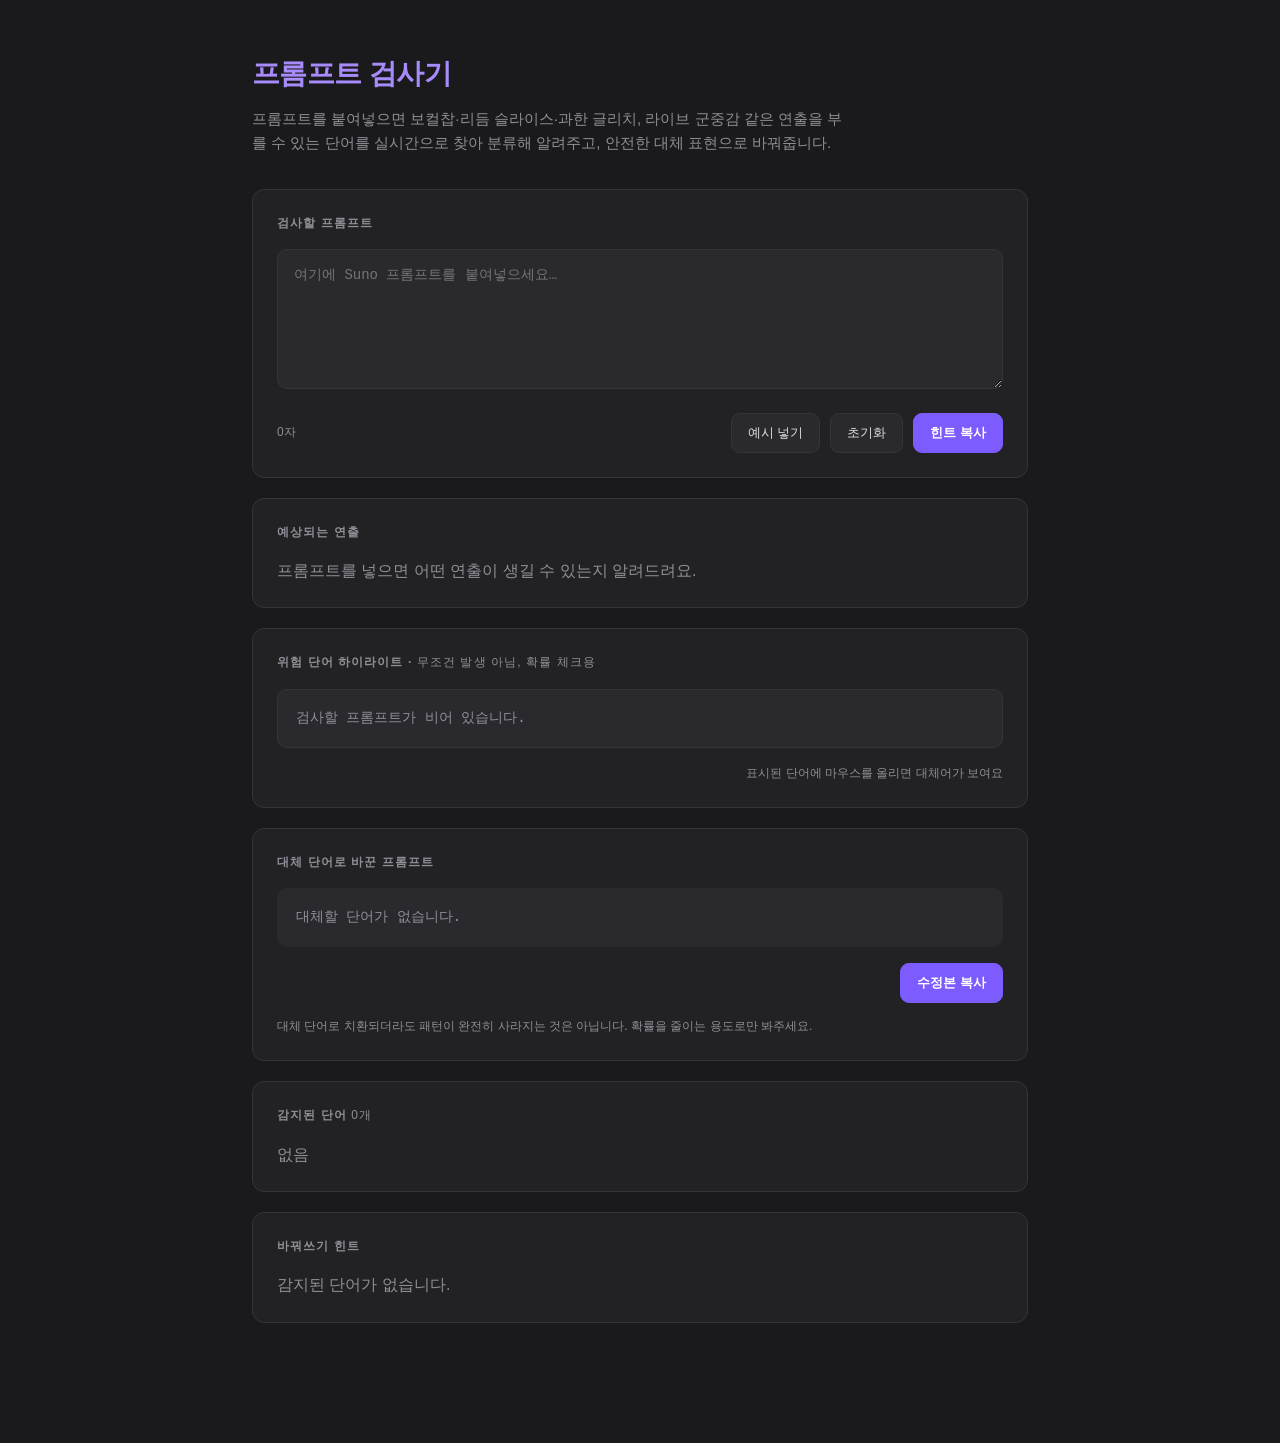
<file: index.html>
<!doctype html>
<html lang="ko">
<head>
<meta charset="utf-8">
<meta name="viewport" content="width=device-width, initial-scale=1">
<title>프롬프트 검사기</title>
<style>
:root{
  --bg:#1a1a1c; --panel:#222225; --panel-2:#2a2a2e; --border:#34343a;
  --text:#dcddde; --muted:#8e8e96; --accent:#7c5cff; --accent-2:#a78bfa;
  --ok:#4ec9a5; --warn:#e2b341; --danger:#e0795a; --crit:#e0566f; --radius:12px;
}
*{box-sizing:border-box}
body{margin:0;color:var(--text);line-height:1.6;
  font-family:Inter,Pretendard,-apple-system,BlinkMacSystemFont,"Segoe UI",sans-serif;
  background:var(--bg);}
.wrap{max-width:820px;margin:0 auto;padding:52px 22px 100px}
header{margin-bottom:34px}
header h1{font-size:28px;margin:0 0 10px;letter-spacing:-.02em}
.accent{color:var(--accent-2)}
header p{color:var(--muted);margin:0;max-width:600px;font-size:15px}
.card{background:var(--panel);border:1px solid var(--border);border-radius:var(--radius);
  padding:24px;margin-bottom:20px}
.card h2{font-size:12px;text-transform:uppercase;letter-spacing:.09em;color:var(--muted);
  margin:0 0 16px;font-weight:600}
textarea{width:100%;min-height:140px;resize:vertical;background:var(--panel-2);
  border:1px solid var(--border);border-radius:10px;color:var(--text);padding:14px 16px;
  font:14px/1.7 "JetBrains Mono",ui-monospace,SFMono-Regular,Menlo,monospace}
textarea:focus{outline:none;border-color:var(--accent);box-shadow:0 0 0 3px rgba(124,92,255,.2)}
.row{display:flex;flex-wrap:wrap;gap:10px;align-items:center;margin-top:16px}
.spacer{flex:1}
.count{color:var(--muted);font-size:12px}
button{font:13px/1 inherit;border-radius:9px;padding:10px 16px;border:1px solid var(--border);
  background:var(--panel-2);color:var(--text);cursor:pointer;transition:.15s}
button:hover{border-color:var(--accent);color:#fff}
button.primary{background:var(--accent);border:1px solid var(--accent);
  color:#fff;font-weight:600}
button.primary:hover{background:var(--accent-2);border-color:var(--accent-2);color:#fff}
.preview{background:var(--panel-2);border:1px solid var(--border);border-radius:10px;padding:16px 18px;
  min-height:56px;white-space:pre-wrap;word-break:break-word;
  font:14px/1.8 "JetBrains Mono",ui-monospace,monospace}
#rewrite{border-color:transparent;transition:border-color .2s,box-shadow .2s}
#rewrite.active{border-color:var(--accent);box-shadow:0 0 0 3px rgba(124,92,255,.18)}
.ph{color:var(--muted)}
.effect{padding:13px 0;border-bottom:1px solid var(--border)}
.effect:first-child{padding-top:0}
.effect:last-child{border:none;padding-bottom:0}
.effect-head{font-size:14px;font-weight:600;display:flex;align-items:center;gap:8px;flex-wrap:wrap}
.effect-head .cnt{color:var(--accent-2);font-weight:700;font-size:13px}
.effect-note{color:var(--muted);font-size:13px;margin-top:6px;padding-left:12px;border-left:2px solid var(--border);line-height:1.6}
mark.hit{border-radius:4px;padding:1px 3px;color:#fff;cursor:help}
mark.high{background:rgba(224,86,111,.32);box-shadow:inset 0 -2px 0 var(--crit)}
mark.med{background:rgba(226,179,65,.26);box-shadow:inset 0 -2px 0 var(--warn)}
.chips{display:flex;flex-wrap:wrap;gap:8px}
.chip{background:var(--panel-2);border:1px solid var(--border);border-radius:99px;padding:5px 12px;font-size:12px}
.hint{display:flex;gap:10px;align-items:center;padding:10px 0;border-bottom:1px solid var(--border);font-size:13px}
.hint:first-child{padding-top:0}
.hint:last-child{border:none;padding-bottom:0}
.hint .from{color:var(--crit)}
.hint .arrow{color:var(--muted)}
.hint .to{color:var(--ok)}
.toast{position:fixed;left:50%;bottom:28px;transform:translateX(-50%) translateY(20px);
  background:var(--accent);color:#fff;padding:10px 18px;border-radius:10px;opacity:0;
  transition:.25s;pointer-events:none;font-size:13px;font-weight:600}
.toast.show{opacity:1;transform:translateX(-50%) translateY(0)}
@media(max-width:560px){.wrap{padding:30px 16px 72px}header{margin-bottom:26px}header h1{font-size:23px}.card{padding:18px}}
</style>
</head>
<body>
<div class="wrap">
  <header>
    <h1><span class="accent">프롬프트 검사기</span></h1>
    <p>프롬프트를 붙여넣으면 보컬찹·리듬 슬라이스·과한 글리치, 라이브 군중감 같은 연출을 부를 수 있는 단어를 실시간으로 찾아 분류해 알려주고, 안전한 대체 표현으로 바꿔줍니다.</p>
  </header>

  <section class="card">
    <h2>검사할 프롬프트</h2>
    <textarea id="input" placeholder="여기에 Suno 프롬프트를 붙여넣으세요…"></textarea>
    <div class="row">
      <span class="count" id="count">0자</span>
      <span class="spacer"></span>
      <button id="example">예시 넣기</button>
      <button id="reset">초기화</button>
      <button class="primary" id="hintcopy">힌트 복사</button>
    </div>
  </section>

  <section class="card">
    <h2>예상되는 연출</h2>
    <div id="effects"><span class="ph">단어 사전을 불러오는 중…</span></div>
  </section>

  <section class="card">
    <h2>위험 단어 하이라이트 · <span style="text-transform:none;font-weight:400">무조건 발생 아님, 확률 체크용</span></h2>
    <div class="preview" id="preview"><span class="ph">검사할 프롬프트가 비어 있습니다.</span></div>
    <div class="row"><span class="spacer"></span><span class="count">표시된 단어에 마우스를 올리면 대체어가 보여요</span></div>
  </section>

  <section class="card">
    <h2>대체 단어로 바꾼 프롬프트</h2>
    <div class="preview" id="rewrite"><span class="ph">대체할 단어가 없습니다.</span></div>
    <div class="row"><span class="spacer"></span><button class="primary" id="rwcopy">수정본 복사</button></div>
    <p class="count" style="margin:14px 0 0">대체 단어로 치환되더라도 패턴이 완전히 사라지는 것은 아닙니다. 확률을 줄이는 용도로만 봐주세요.</p>
  </section>

  <section class="card">
    <h2>감지된 단어 <span id="chipcount" style="color:var(--muted);font-weight:400">0개</span></h2>
    <div class="chips" id="chips"><span class="ph">없음</span></div>
  </section>

  <section class="card">
    <h2>바꿔쓰기 힌트</h2>
    <div id="hints"><span class="ph">감지된 단어가 없습니다.</span></div>
  </section>
</div>
<div class="toast" id="toast">복사됨</div>

<script>
/* 단어 사전은 별도 파일 words.json 에서 불러옵니다. 이 파일만 수정하면 검사기에 자동 반영됩니다. */
let DICT=[], CATINFO={}, CATORDER=[], SORTED=[];
const EXAMPLE = "Bright hopeful J-pop, uplifting anthem, future bass with vocal chops and a big drop, festival crowd singing along, hyperpop glitch vocal, massive final chorus, arena reverb, dopamine rush";
const $ = s => document.querySelector(s);
const input=$("#input"), countEl=$("#count"), preview=$("#preview"),
  rewriteEl=$("#rewrite"), chips=$("#chips"), chipcount=$("#chipcount"),
  hintsEl=$("#hints"), effects=$("#effects"), toast=$("#toast");
let lastRewrite="";

const isWord = c => /[a-zA-Z0-9]/.test(c);
function escapeHtml(s){return s.replace(/[&<>]/g,c=>({"&":"&amp;","<":"&lt;",">":"&gt;"}[c]));}

function analyze(text){
  const lower=text.toLowerCase();
  const claimed=new Array(text.length).fill(false);
  const hits=[];
  for(const item of SORTED){
    const wl=item.w.toLowerCase();
    let from=0, idx;
    while((idx=lower.indexOf(wl,from))!==-1){
      const end=idx+wl.length;
      const before=idx>0?text[idx-1]:" ";
      const after=end<text.length?text[end]:" ";
      let ok=true;
      if(isWord(wl[0])&&isWord(before)) ok=false;
      if(isWord(wl[wl.length-1])&&isWord(after)) ok=false;
      for(let i=idx;i<end;i++){ if(claimed[i]){ok=false;break;} }
      if(ok){ for(let i=idx;i<end;i++) claimed[i]=true;
        hits.push({start:idx,end,item,text:text.slice(idx,end)}); }
      from=idx+1;
    }
  }
  return hits.sort((a,b)=>a.start-b.start);
}

function renderHighlight(text,hits){
  let out="", pos=0;
  for(const h of hits){
    out+=escapeHtml(text.slice(pos,h.start));
    out+=`<mark class="hit ${h.item.lv}" title="→ ${escapeHtml(h.item.s)}">${escapeHtml(h.text)}</mark>`;
    pos=h.end;
  }
  out+=escapeHtml(text.slice(pos));
  return out.replace(/\n/g,"<br>");
}

function rewrite(text,hits){
  let out="", pos=0;
  for(const h of hits){ out+=text.slice(pos,h.start)+h.item.s; pos=h.end; }
  return out+text.slice(pos);
}

function renderEffects(text,hits){
  const byCat={};
  for(const h of hits){ (byCat[h.item.cat]=byCat[h.item.cat]||[]).push(h); }
  const rows=CATORDER.filter(c=>byCat[c]);
  if(rows.length){
    effects.innerHTML = rows.map(c=>{
      const info=CATINFO[c]||{label:c,note:""}, n=byCat[c].length;
      return `<div class="effect"><div class="effect-head">${escapeHtml(info.label)} <span class="cnt">연출 단어 ${n}개</span></div><div class="effect-note">${escapeHtml(info.note)}</div></div>`;
    }).join("");
  } else {
    effects.innerHTML = text ? "<span class='ph'>현재 목록 기준 감지된 연출 단어가 없습니다.</span>"
      : "<span class='ph'>프롬프트를 넣으면 어떤 연출이 생길 수 있는지 알려드려요.</span>";
  }
}

function update(){
  const t=input.value;
  countEl.textContent=[...t].length+"자";
  const hits=analyze(t);
  preview.innerHTML = t ? renderHighlight(t,hits) : "<span class='ph'>검사할 프롬프트가 비어 있습니다.</span>";
  lastRewrite = rewrite(t,hits);
  rewriteEl.innerHTML = hits.length ? escapeHtml(lastRewrite).replace(/\n/g,"<br>")
    : (t ? escapeHtml(t).replace(/\n/g,"<br>") : "<span class='ph'>대체할 단어가 없습니다.</span>");
  rewriteEl.classList.toggle("active", hits.length>0);
  renderEffects(t,hits);
  const uniq=[...new Map(hits.map(h=>[h.text.toLowerCase(),h])).values()];
  chipcount.textContent=uniq.length+"개";
  chips.innerHTML = uniq.length ? uniq.map(h=>`<span class="chip">${escapeHtml(h.text)}</span>`).join("")
    : "<span class='ph'>없음</span>";
  hintsEl.innerHTML = uniq.length ? uniq.map(h=>`<div class="hint"><span class="from">${escapeHtml(h.text)}</span><span class="arrow">→</span><span class="to">${escapeHtml(h.item.s)}</span></div>`).join("")
    : "<span class='ph'>감지된 단어가 없습니다.</span>";
}

function showToast(msg){ toast.textContent=msg; toast.classList.add("show");
  clearTimeout(showToast.t); showToast.t=setTimeout(()=>toast.classList.remove("show"),1400); }
function copy(text,msg){ navigator.clipboard.writeText(text).then(()=>showToast(msg||"복사됨")); }

input.addEventListener("input",update);
$("#example").addEventListener("click",()=>{ input.value=EXAMPLE; update(); input.focus(); });
$("#reset").addEventListener("click",()=>{ input.value=""; update(); input.focus(); });
$("#rwcopy").addEventListener("click",()=>{ if(lastRewrite) copy(lastRewrite,"수정본 복사됨"); });
$("#hintcopy").addEventListener("click",()=>{
  const hits=analyze(input.value);
  const uniq=[...new Map(hits.map(h=>[h.text.toLowerCase(),h])).values()];
  if(!uniq.length){ showToast("감지된 단어 없음"); return; }
  copy(uniq.map(h=>`${h.text} → ${h.item.s}`).join("\n"),"힌트 복사됨");
});
document.addEventListener("keydown",e=>{ if(e.key==="Escape"){ input.value=""; update(); } });

async function loadDict(){
  try{
    const res = await fetch("./words.json", {cache:"no-store"});
    if(!res.ok) throw new Error("HTTP "+res.status);
    const data = await res.json();
    CATORDER = (data.categories||[]).map(c=>c.id);
    CATINFO = {};
    (data.categories||[]).forEach(c=>{ CATINFO[c.id]={label:c.label, note:c.note}; });
    DICT = data.words||[];
    SORTED = [...DICT].sort((a,b)=>b.w.length-a.w.length);
    update();
  }catch(e){
    effects.innerHTML = "<span class='ph'>단어 사전(words.json)을 불러오지 못했습니다. 잠시 후 새로고침해 주세요.</span>";
  }
}
loadDict();
</script>
</body>
</html>
</file>
